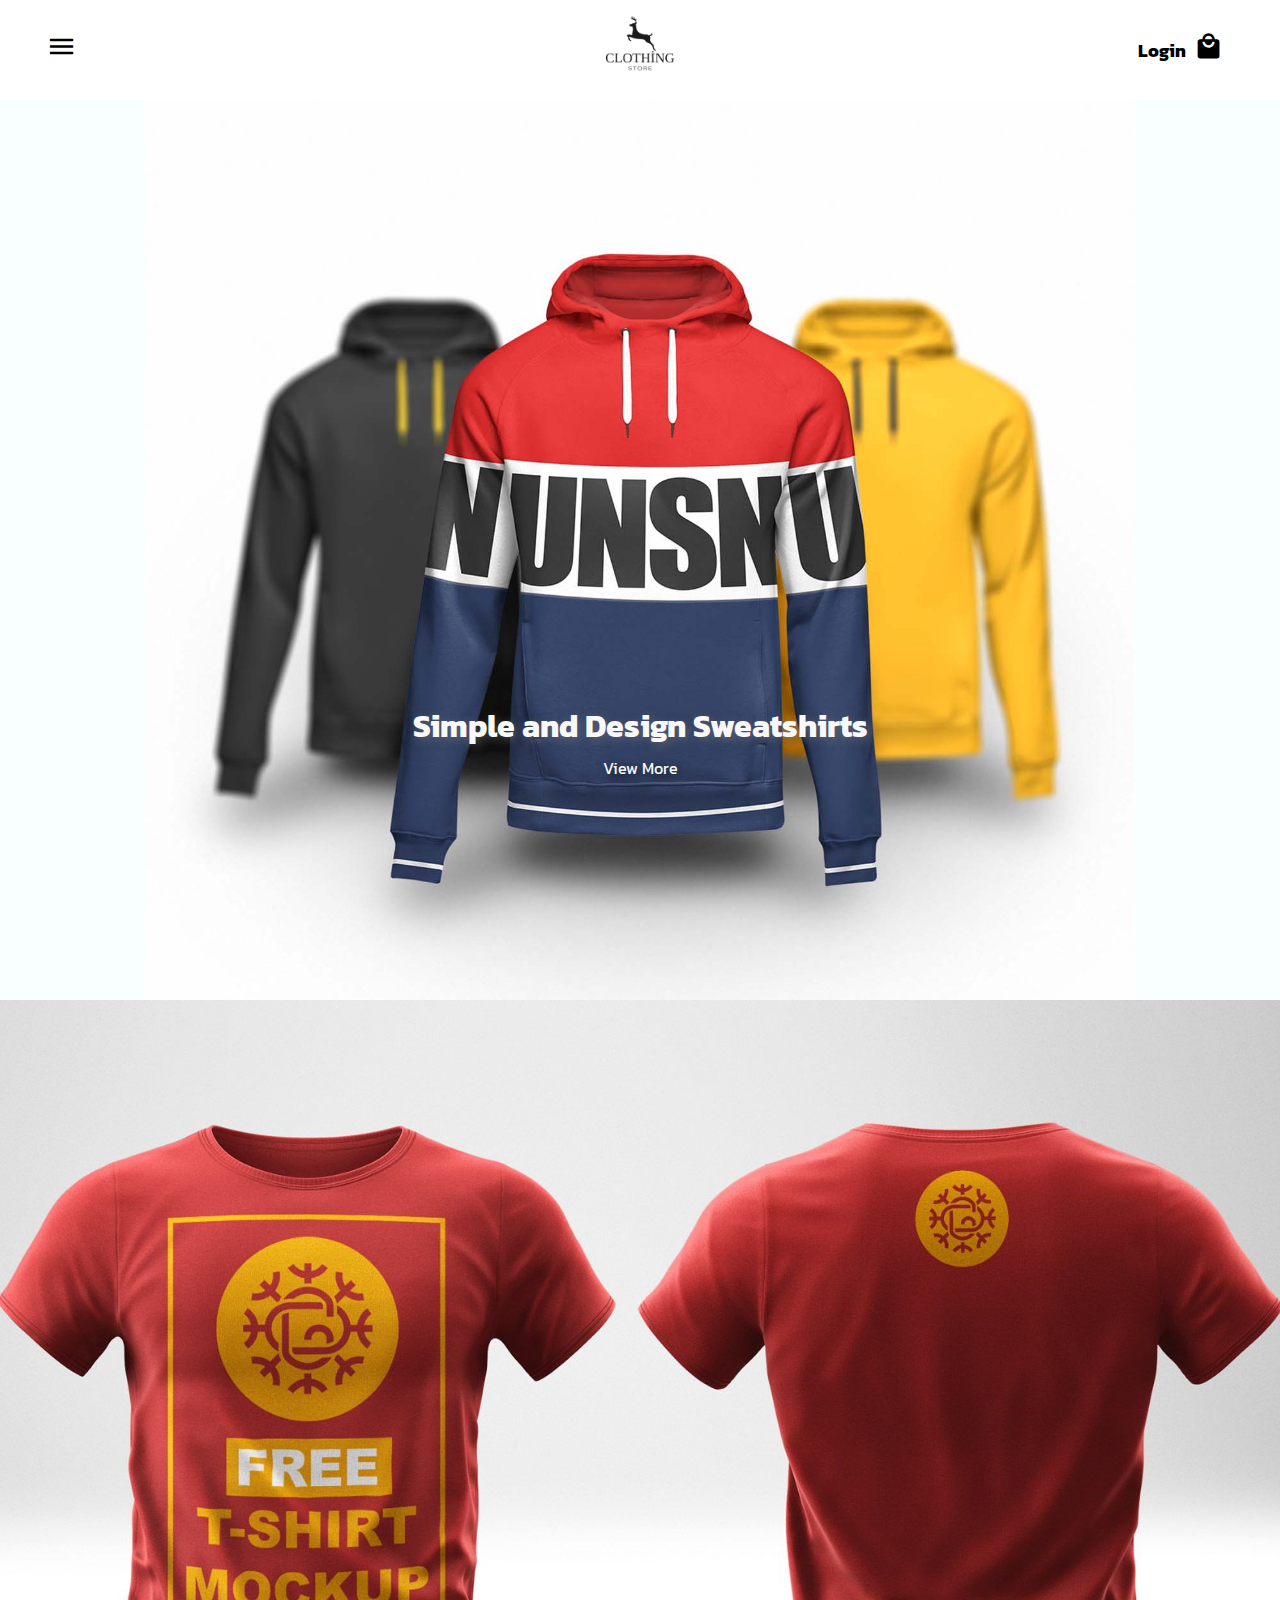
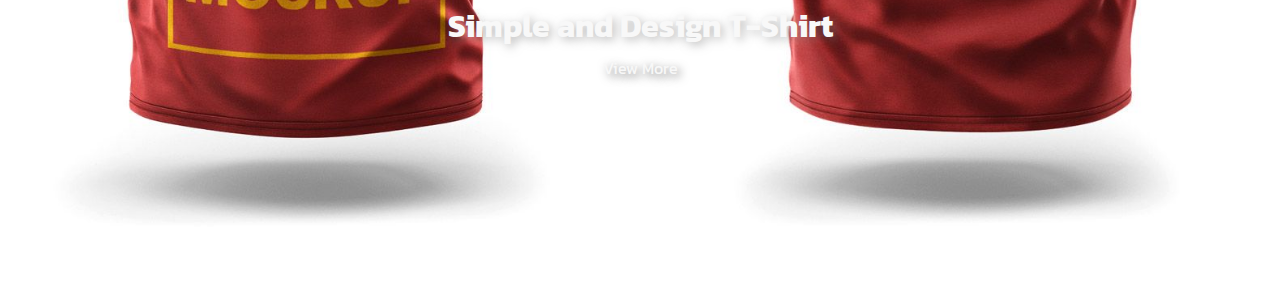
<file: index.html>
<!DOCTYPE html>

<head>
    <meta charset="UTF-8">
    <meta name="viewport" content="width=device-width, initial-scale=1.0, maximum-scale=1.0, user-scalable=no">
    <link rel="stylesheet" href="style/index.css">
    <link rel="stylesheet" href="https://fonts.googleapis.com/icon?family=Material+Icons">
    <title>Clothing Store</title>

</head>

<body>
    <div class="menu">
        <div class="innermenu">
            <i class="material-icons close">close</i>
            <aside>
                <a href="">Sweatshirt</a>
                <a href="">T-shirt</a>
                <a href="">Pants</a>
                <a href="">Jacket</a>
            </aside>
        </div>
        <div class="closemenu"></div>
    </div>
    <nav>
        <div class="menuicon">
            <i class="material-icons">menu</i>
        </div>


        <div class="logo">
            <img src="/asset/logo.png" alt="">
        </div>
        <div class="login">
            <a href="" class="logintext">Login</a>
            <a href="">
                <i class="material-icons">local_mall</i>
            </a>

        </div>
    </nav>

    <div class="banner">
        <img src="asset/banner1.jpg" alt="">
        <h1>Simple and Design Sweatshirts</h1>
        <a href="">View More</a>
    </div>
    <div class="banner">
        <img src="asset/banner2.jpg" alt="">
        <h1>Simple and Design T-Shirt</h1>
        <a href="">View More</a>
    </div>
    <script src="js/app.js"></script>
</body>

</html>
</file>
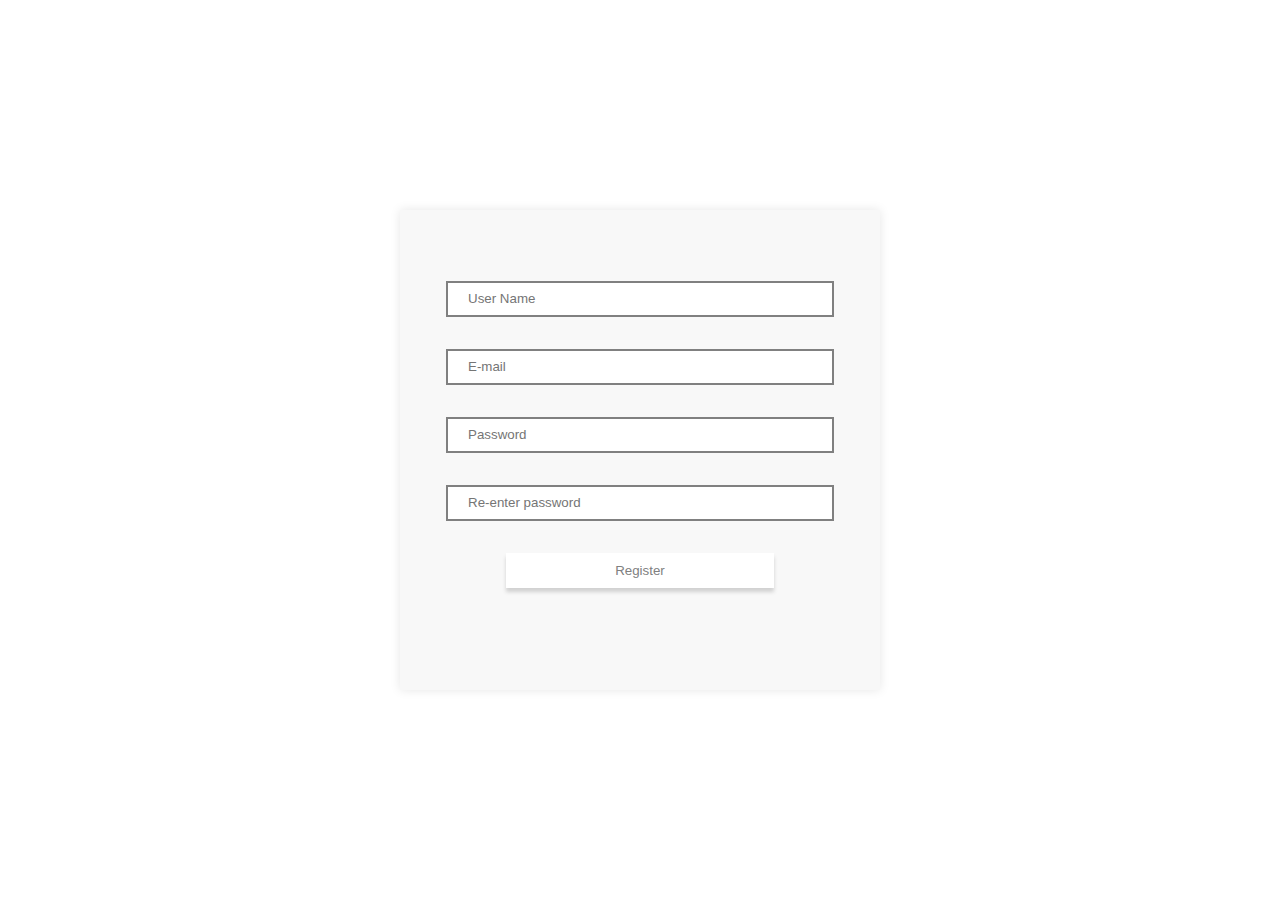
<file: register.html>
<!DOCTYPE html>
<html lang="en">

<head>
    <meta charset="UTF-8">
    <meta name="google-signin-client_id"
        content="637477697511-ldfsi2h60k3aa3dklot4kmkg03b3scrb.apps.googleusercontent.com">
    <meta name="google-signin-api_key" content="AIzaSyDjKGV7aU97AJBT7_AOvPUrren6Y59xkeU.apps.googleusercontent.com">
    <meta name="viewport" content="width=device-width, initial-scale=1.0, maximum-scale=1.0, user-scalable=no">
    <link rel="stylesheet" href="style/register.css">
    <title>Register</title>
</head>

<body>
    <section>
        <div class="left">
            <form action="" method="post">
                <input type="text" placeholder="User Name">
                <input type="email" placeholder="E-mail">
                <input type="password" placeholder="Password">
                <input type="password" placeholder="Re-enter password">
                <button type="submit" name="register">Register</button>

                <div class="g-signin2" data-onsuccess="onSignIn" data-width="200"></div>

            </form>
        </div>
    </section>

    <script src="https://apis.google.com/js/platform.js" async defer></script>
    <script>
        function onSignIn(googleUser) {
            var profile = googleUser.getBasicProfile();
            console.log('ID: ' + profile.getId());
            console.log('Name: ' + profile.getName());
            console.log('Image URL: ' + profile.getImageUrl());
            console.log('Email: ' + profile.getEmail());
        }

        function SignOut() {
            var auth2 = gapi.auth2.getAuthInstance();
            auth2.signOut().then(function () {
                console.log('User signed out.');
            });
        }
    </script>
</body>

</html>
</file>
<file: style/index.css>
@import url('https://fonts.googleapis.com/css2?family=Kanit:wght@100;300;400;500;700&family=Roboto:wght@100&display=swap');

* {
    font-family: 'Kanit', Arial, Helvetica, sans-serif;
    margin: 0;
    padding: 0;
    box-sizing: border-box;
}

body {
    min-height: 100vh;
    position: relative;
    overflow-x: hidden;
}

.banner {
    position: relative;
    height: 100vh;
    width: 100vw;
}

.banner h1 {
    position: absolute;
    color: #f8f8f8;
    text-shadow: 3px 3px 10px rgba(128, 128, 128, 0.5);
    bottom: 250px;
    left: 50%;
    transform: translateX(-50%);
    text-align: center;
}

.banner a {
    position: absolute;
    color: #f8f8f8;
    text-decoration: none;
    text-shadow: 3px 3px 10px rgba(0, 0, 0, 0.5);
    bottom: 220px;
    left: 50%;
    transform: translateX(-50%);
}

.banner img {
    object-fit: cover;
    height: 100vh;
    width: 100vw;
}

.menu {
    display: flex;
}

.menu.active {
    position: fixed;
    width: 100vw;
    height: 100vh;
    background-color: rgba(128, 128, 128, 0.5);
    z-index: 11;
}

.menu.active .innermenu {
    width: 30%;
}

.menu.active .innermenu i {
    display: flex;
}

.menu .innermenu {
    height: 100%;
    width: 0;
    background-color: #f8f8f8;
    transition: .4s ease-in-out;
}

.menu .innermenu aside {
    width: 100%;
    height: 100%;
    display: flex;
    flex-direction: column;
    justify-content: center;
    align-items: center;
    display: none;
    z-index: 10;
}

.menu .innermenu aside a {
    text-decoration: none;
    width: 100%;
    text-align: center;
    height: 40px;
    display: flex;
    justify-content: center;
    align-items: center;
    color: black;
}

.menu .innermenu aside a:hover {
    background-color: #ebebeb;

}

.menu.active .innermenu aside {
    display: flex;
}

.menu .closemenu {
    width: 70%;
    height: 100%;
}

.menu .innermenu i {
    display: none;
    position: absolute;
    transform: scale(1.3);
    top: 35px;
    left: 50px;
    user-select: none;
    cursor: pointer;
}



/* Navbar */
nav {
    display: flex;
    justify-content: space-between;
    align-items: center;
    height: 100px;
    position: relative;
}



nav .menuicon {
    margin-left: 50px;
    cursor: pointer;
    transform: scale(1.3);
    z-index: 10;
    user-select: none;
}


nav .logo img {
    width: 100px;
    height: 100px;
    position: absolute;
    top: 0;
    left: 50%;
    transform: translateX(-50%);
    user-select: none;
}

nav .login {
    display: flex;
    align-items: center;
    margin-right: 50px;
}

nav .login a {
    margin-right: 10px;
    text-decoration: none;
    font-weight: bold;
    font-size: 18px;
    color: black;
}

nav .login i {
    transform: scale(1.2);
    user-select: none;
    color: black;
}

@media (max-width: 480px) and (min-width:280px) {
    body {
        font-size: 12px;
    }

    nav .login .logintext {
        display: none;
    }

    nav .login {
        margin-right: 0;
    }

    nav .menuicon {
        margin-left: 10px;
    }

    .menu.active .innermenu {
        width: 100%;
    }

    .menu .closemenu {
        width: 0;
        height: 100%;
    }

    .menu.active .innermenu i {
        left: 10px;
    }
}

@media (max-width: 1023px) and (min-width:481px) {
    .menu.active .innermenu {
        width: 70%;
    }
}

@media (max-width: 1024px) and (min-width:768px) {

    .menu.active .innermenu {
        width: 50%;
    }


}
</file>
<file: style/register.css>
* {
    margin: 0;
    padding: 0;
}

body {
    display: flex;
    justify-content: center;
    align-items: center;
    height: 100vh;
}

section {
    width: 480px;
    height: 480px;
    min-height: 240px;
    min-width: 240px;
    background-color: #f8f8f8;
    display: flex;
    align-items: center;
    justify-content: center;
    box-shadow: 0px 0px 10px rgba(0, 0, 0, 0.1);
    margin: 32px;
}

section .left {
    display: flex;
    align-items: center;
    justify-content: center;
    flex-direction: column;
    width: 100%;
}

section .left form {
    display: flex;
    align-items: center;
    justify-content: center;
    flex-direction: column;
    width: 80%;
    gap: 32px;

}

section .left form input {
    outline: none;
    border: 2px gray solid;
    height: 32px;
    width: 100%;

}

section .left form .g-signin2 {
    width: 70%;

}

section .left form input::placeholder {
    padding: 20px;
}

section .left form button {
    border: none;
    outline: none;
    width: 70%;
    height: 35px;
    background-color: white;
    box-shadow: 0px 4px 4px rgba(0, 0, 0, 0.16);
    color: gray;
    position: relative;
    cursor: pointer;
    transition: 400ms ease-in-out;
}

section .left form button::before {
    content: '';
    position: absolute;
    top: 0;
    left: 0;
    transition: all 160ms ease-in-out;
    width: 100%;
    z-index: 100;
    height: 35px;
}

section .left form button:hover:before {
    width: 100%;
    height: 35px;
    box-shadow: 0px 0px 8px rgba(66, 133, 244, 0.6);
}
</file>
